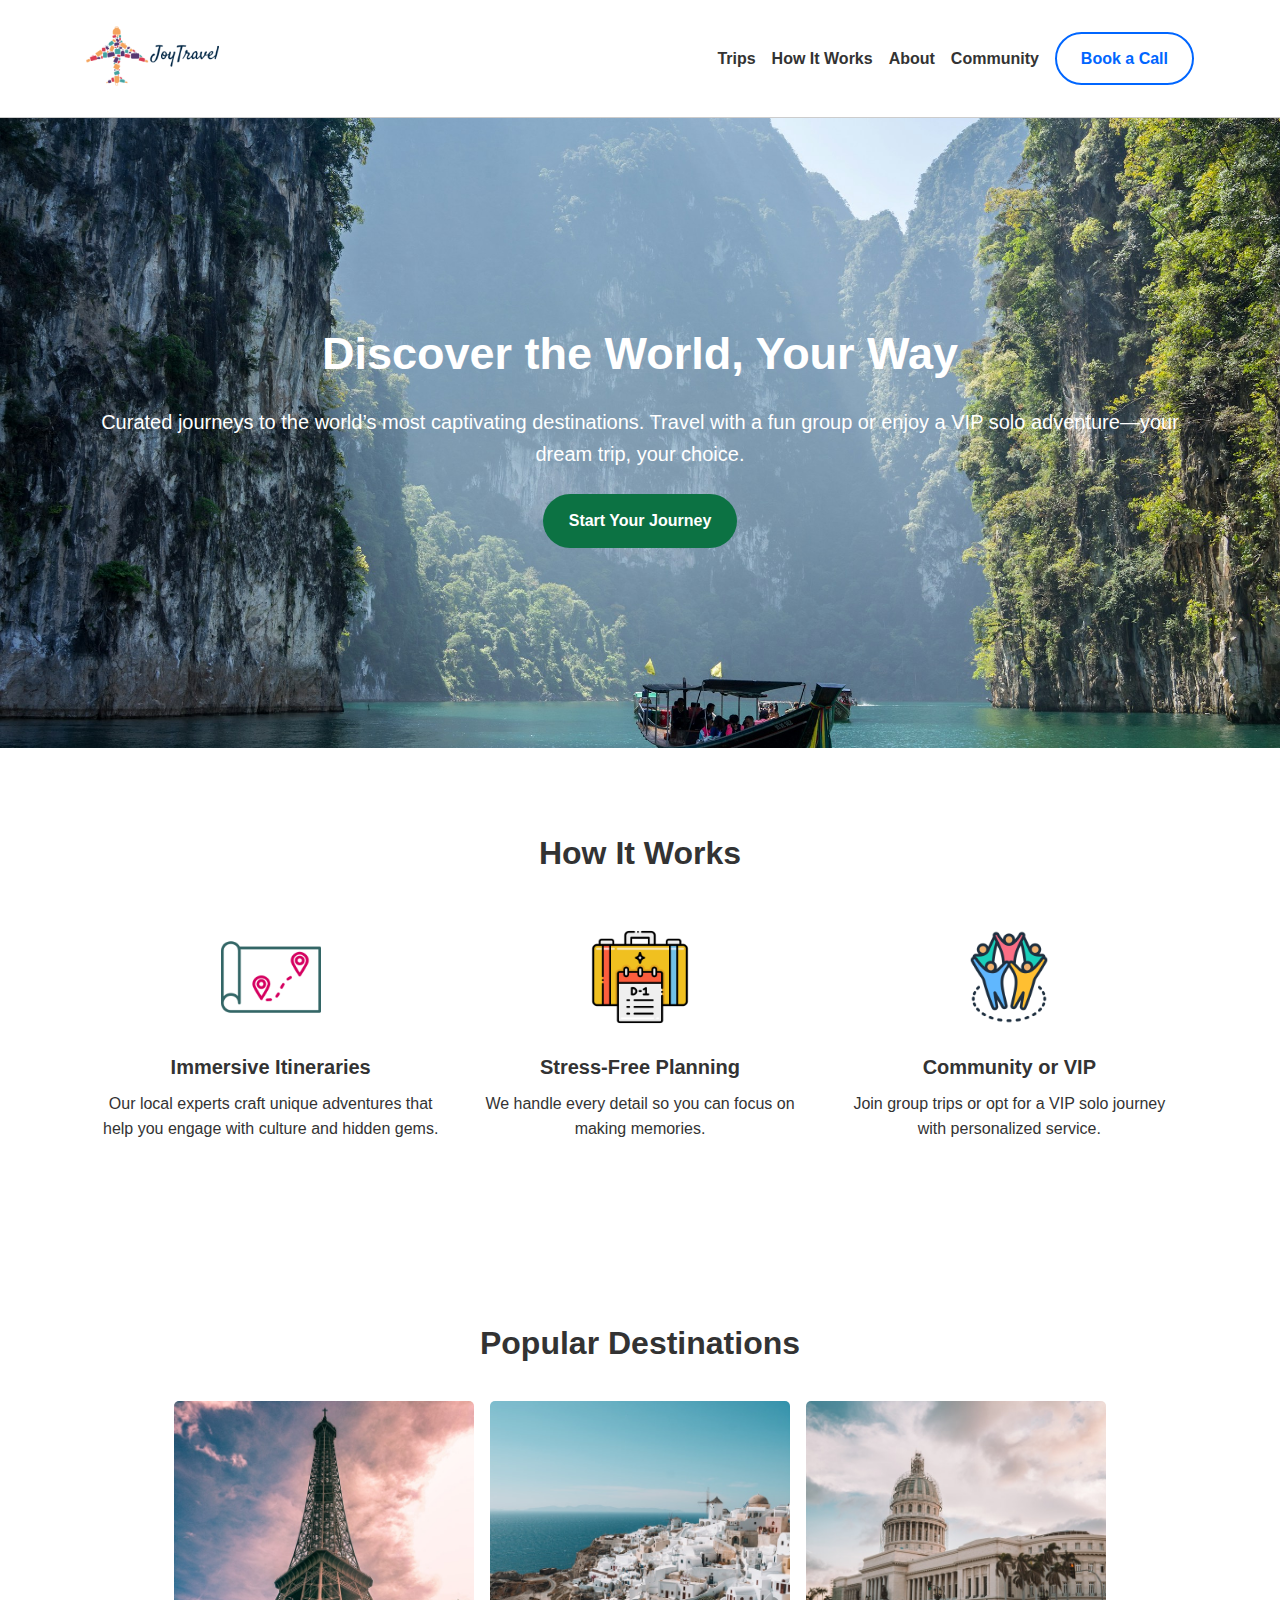
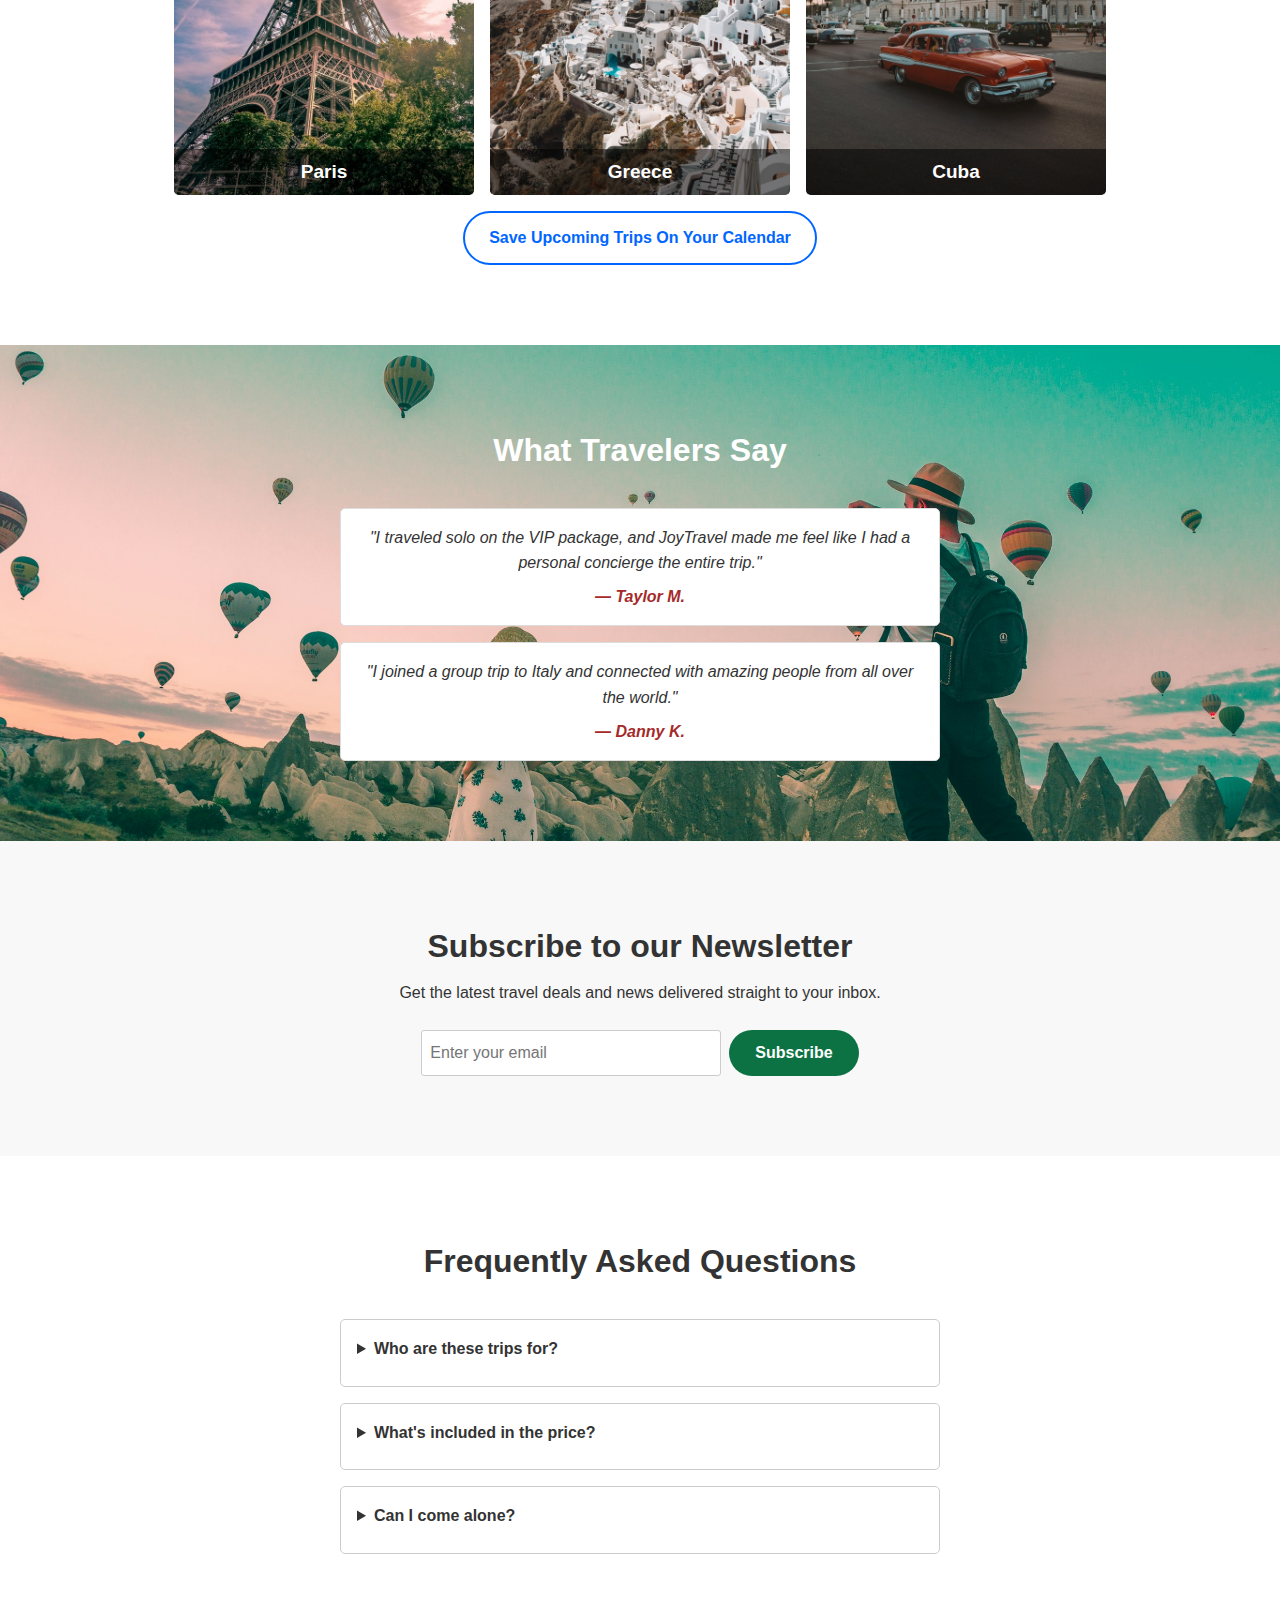
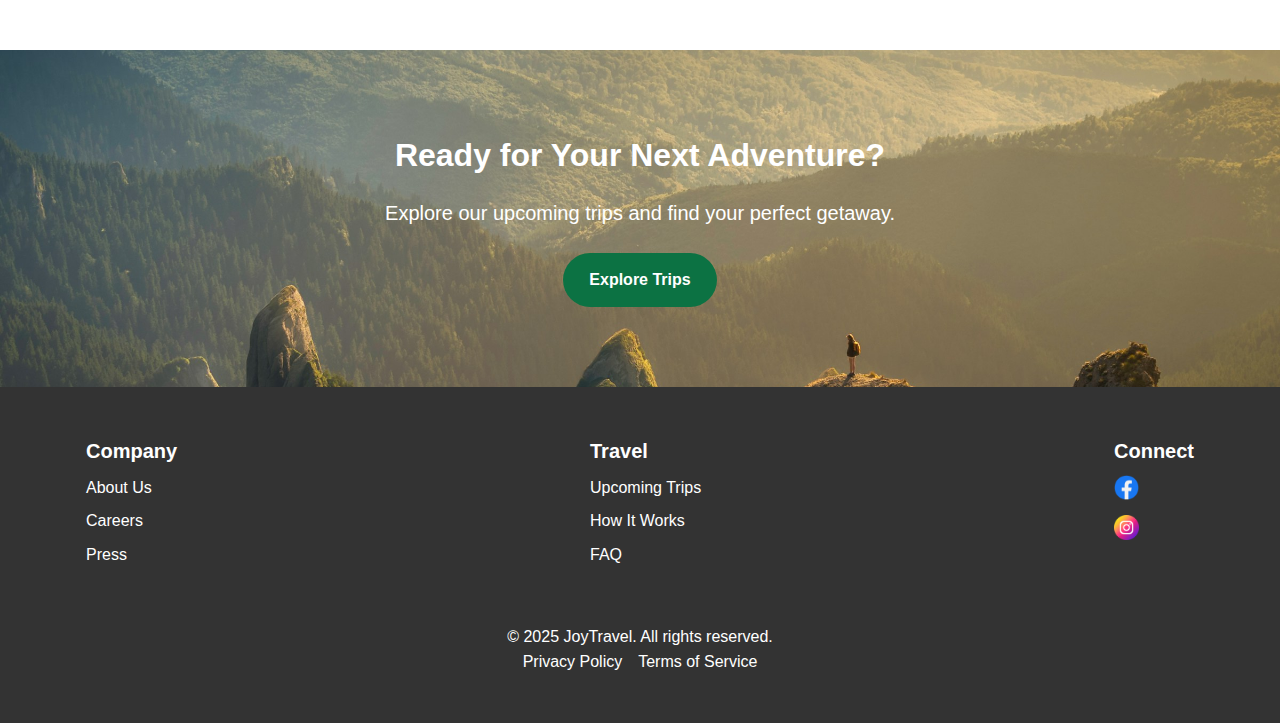
<file: index.html>
<!-- Ken Salo 
665383733 -->
<!DOCTYPE html>
<html lang="en">
<head>
  <meta charset="UTF-8">
  <meta name="viewport" content="width=device-width, initial-scale=1.0">
  <title>JoyTravel</title>
  <link rel="stylesheet" href="css/style.css">
</head>
<body>
  <!-- Header Block -->
  <header class="header">
    <div class="header__container container">
      <a href="#" class="header__logo"><img src="img/logo.png" height="80" alt="logo"></a>
      <button class="header__menu-toggle" aria-label="Toggle menu">&#9776;</button>
      <nav class="header__nav">
        <ul class="header__nav-list">
          <li class="header__nav-item"><a href="#" class="header__nav-link">Trips</a></li>
          <li class="header__nav-item"><a href="#" class="header__nav-link">How It Works</a></li>
          <li class="header__nav-item"><a href="about.html" class="header__nav-link">About</a></li>
          <li class="header__nav-item"><a href="#" class="header__nav-link">Community</a></li>
          <li class="header__nav-item">
            <a href="#" class="header__nav-link header__nav-link--button btn btn--secondary">Book a Call</a>
          </li>
        </ul>
      </nav>
    </div>
  </header>

  <!-- Hero Block -->
  <section class="hero">
    <div class="hero__container container">
      <h2 class="hero__headline">Discover the World, Your Way</h2>
      <p class="hero__tagline">
        Curated journeys to the world’s most captivating destinations. Travel with a fun group or enjoy a VIP solo adventure—your dream trip, your choice.
      </p>
      <a href="#" class="hero__cta btn btn--primary">Start Your Journey</a>
    </div>
  </section>

  <!-- How It Works Block -->
  <section class="how-it-works">
    <div class="how-it-works__container container">
      <h2 class="how-it-works__title">How It Works</h2>
      <div class="how-it-works__steps">
        <div class="how-it-works__step">
          <img src="img/location.png" width="100" alt="Location" class="how-it-works__icon" />
          <h3 class="how-it-works__step-title">Immersive Itineraries</h3>
          <p class="how-it-works__step-text">
            Our local experts craft unique adventures that help you engage with culture and hidden gems.
          </p>
        </div>
        <div class="how-it-works__step">
          <img src="img/itinerary.png" width="100" alt="Planning" class="how-it-works__icon" />
          <h3 class="how-it-works__step-title">Stress-Free Planning</h3>
          <p class="how-it-works__step-text">
            We handle every detail so you can focus on making memories.
          </p>
        </div>
        <div class="how-it-works__step">
          <img src="img/community.png" width="100" alt="Community" class="how-it-works__icon" />
          <h3 class="how-it-works__step-title">Community or VIP</h3>
          <p class="how-it-works__step-text">
            Join group trips or opt for a VIP solo journey with personalized service.
          </p>
        </div>
      </div>
    </div>
  </section>

  <!-- Destinations Block -->
  <section class="destinations">
    <div class="destinations__container container">
      <h2 class="destinations__title">Popular Destinations</h2>
      <div class="destinations__grid">
        <a href="#" class="destinations__card">
          <img src="img/popular-1.jpg" alt="Paris" class="destinations__card-image" />
          <div class="destinations__card-overlay">
            <h3 class="destinations__card-title">Paris</h3>
          </div>
        </a>
        <a href="#" class="destinations__card">
          <img src="img/popular-3.jpg" alt="Greece" class="destinations__card-image" />
          <div class="destinations__card-overlay">
            <h3 class="destinations__card-title">Greece</h3>
          </div>
        </a>
        <a href="#" class="destinations__card">
          <img src="img/popular-7.jpg" alt="Cuba" class="destinations__card-image" />
          <div class="destinations__card-overlay">
            <h3 class="destinations__card-title">Cuba</h3>
          </div>
        </a>
      </div>
      <a href="https://calendar.google.com/" class="destinations__view-all btn btn--secondary">Save Upcoming Trips On Your Calendar</a>
    </div>
  </section>

  <!-- Testimonials Block -->
  <section class="testimonials">
    <div class="testimonials__container container">
      <h2 class="testimonials__title">What Travelers Say</h2>
      <div class="testimonials__list">
        <div class="testimonials__item">
          <blockquote class="testimonials__quote">
            "I traveled solo on the VIP package, and JoyTravel made me feel like I had a personal concierge the entire trip."
          </blockquote>
          <cite class="testimonials__author">— Taylor M.</cite>
        </div>
        <div class="testimonials__item">
          <blockquote class="testimonials__quote">
            "I joined a group trip to Italy and connected with amazing people from all over the world."
          </blockquote>
          <cite class="testimonials__author">— Danny K.</cite>
        </div>
      </div>
    </div>
  </section>

  <!-- Subscribe Block -->
  <section class="subscribe">
    <div class="subscribe__container container">
      <h2 class="subscribe__title">Subscribe to our Newsletter</h2>
      <p class="subscribe__text">Get the latest travel deals and news delivered straight to your inbox.</p>
      <form class="subscribe__form">
        <input type="email" class="subscribe__input" placeholder="Enter your email" required />
        <button type="submit" class="subscribe__btn btn btn--primary">Subscribe</button>
      </form>
    </div>
  </section>

  <!-- FAQ Block -->
  <section class="faq">
    <div class="faq__container container">
      <h2 class="faq__title">Frequently Asked Questions</h2>
      <div class="faq__list">
        <details class="faq__item">
          <summary class="faq__question">Who are these trips for?</summary>
          <p class="faq__answer">
            Our trips are designed for solo travelers, friends, and couples seeking curated group experiences.
          </p>
        </details>
        <details class="faq__item">
          <summary class="faq__question">What's included in the price?</summary>
          <p class="faq__answer">
            Pricing typically covers accommodations, meals, activities, local transport, and a dedicated trip leader.
          </p>
        </details>
        <details class="faq__item">
          <summary class="faq__question">Can I come alone?</summary>
          <p class="faq__answer">
            Absolutely! Many travelers join solo—it’s a great way to meet new people.
          </p>
        </details>
      </div>
    </div>
  </section>

  <!-- CTA Block -->
  <section class="cta">
    <div class="cta__container container">
      <h2 class="cta__title">Ready for Your Next Adventure?</h2>
      <p class="cta__subtitle">Explore our upcoming trips and find your perfect getaway.</p>
      <a href="#" class="cta__btn btn btn--primary">Explore Trips</a>
    </div>
  </section>

  <!-- Footer Block -->
  <footer class="footer">
    <div class="footer__container container">
      <div class="footer__section">
        <h4 class="footer__title">Company</h4>
        <ul class="footer__list">
          <li class="footer__item"><a href="#" class="footer__link">About Us</a></li>
          <li class="footer__item"><a href="#" class="footer__link">Careers</a></li>
          <li class="footer__item"><a href="#" class="footer__link">Press</a></li>
        </ul>
      </div>
      <div class="footer__section">
        <h4 class="footer__title">Travel</h4>
        <ul class="footer__list">
          <li class="footer__item"><a href="#" class="footer__link">Upcoming Trips</a></li>
          <li class="footer__item"><a href="#" class="footer__link">How It Works</a></li>
          <li class="footer__item"><a href="#" class="footer__link">FAQ</a></li>
        </ul>
      </div>
      <div class="footer__section">
        <h4 class="footer__title">Connect</h4>
        <ul class="footer__list footer__list--social">
          <li class="footer__item"><a href="#" class="footer__link"><img src="img/communication.png" height="25" alt="facebook"></a></li>
          <li class="footer__item"><a href="#" class="footer__link"><img src="img/instagram.png" height="25" alt="instagram"></a></li>
        </ul>
      </div>
    </div>
    <div class="footer__bottom container">
      <p>&copy; 2025 JoyTravel. All rights reserved.</p>
      <ul class="footer__legal">
        <li class="footer__legal-item"><a href="#" class="footer__link">Privacy Policy</a></li>
        <li class="footer__legal-item"><a href="#" class="footer__link">Terms of Service</a></li>
      </ul>
    </div>
  </footer>

  <!-- JavaScript for Hamburger Toggle -->
  <script>
    document.addEventListener('DOMContentLoaded', function () {
      const menuToggle = document.querySelector('.header__menu-toggle');
      const nav = document.querySelector('.header__nav');
      menuToggle.addEventListener('click', function () {
        nav.classList.toggle('header__nav--active');
      });
    });
  </script>
</body>
</html>
</file>
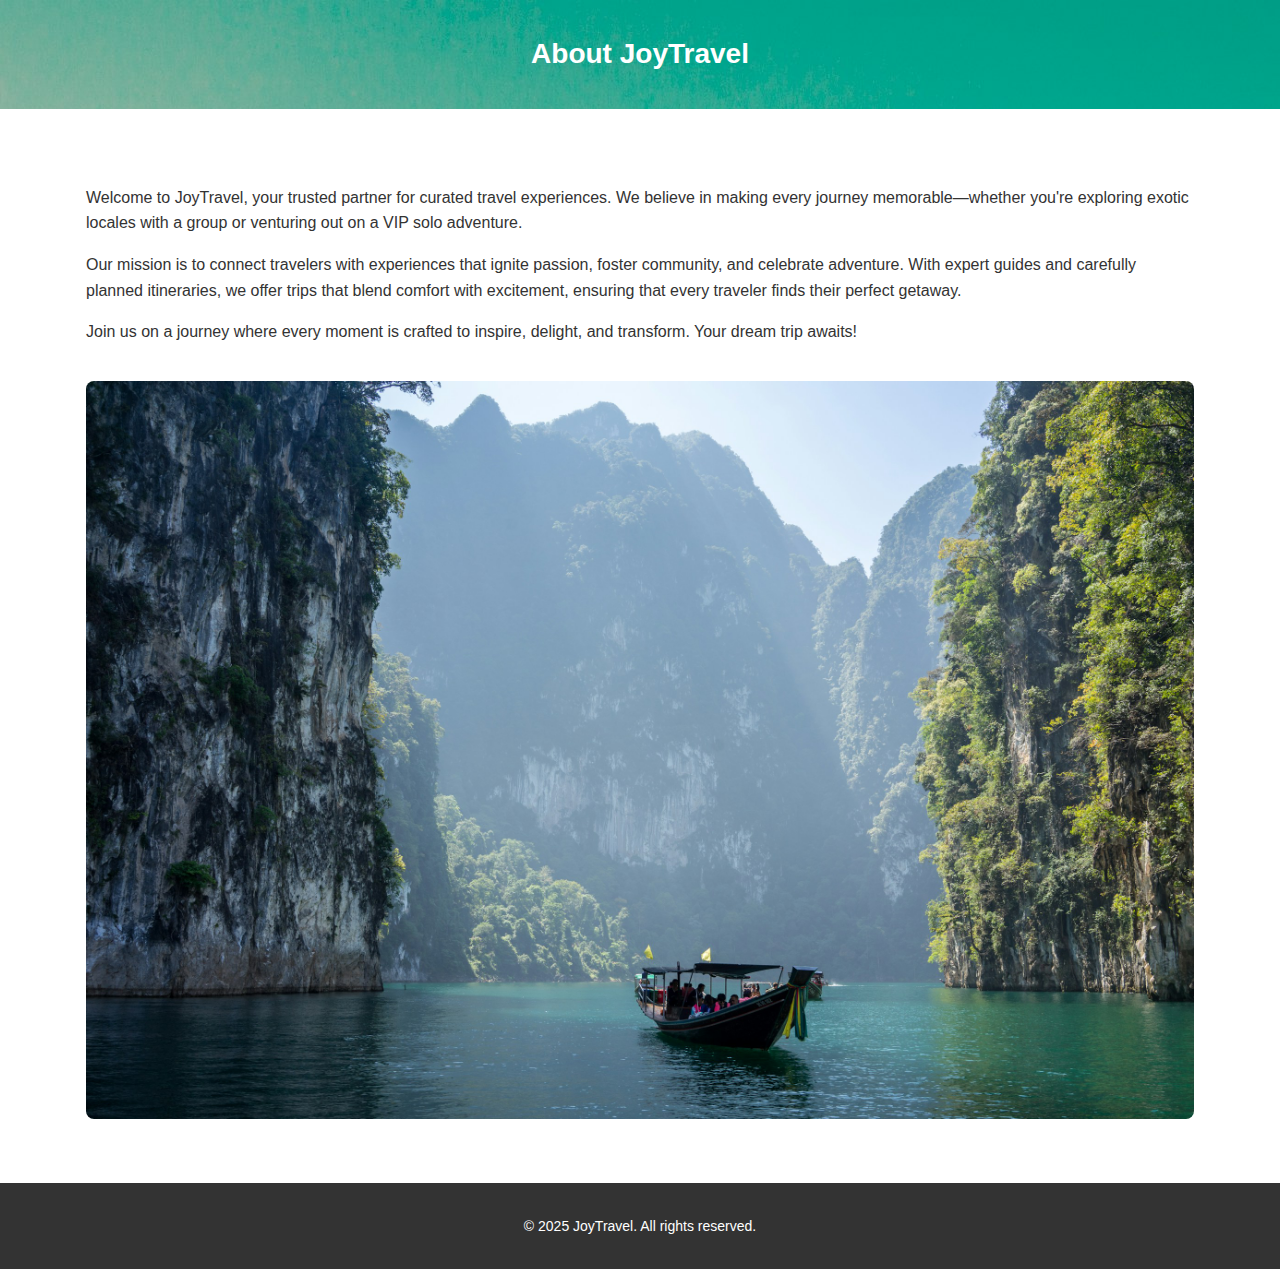
<file: about.html>
<!DOCTYPE html>
<html lang="en">
<head>
  <meta charset="UTF-8">
  <meta name="viewport" content="width=device-width, initial-scale=1.0">
  <title>About Us - JoyTravel</title>
  <style>
    /* Browser settings */
    * {
      margin: 0;
      padding: 0;
      box-sizing: border-box;
    }
    body {
      font-family: Arial, sans-serif;
      line-height: 1.6;
      color: #333;
    }
    .container {
      width: 90%;
      max-width: 1140px;
      margin: 0 auto;
      padding: 16px;
    }
    /* Header Styles */
    .header {
      background: url(/img/mesut-kaya-eOcyhe5-9sQ-unsplash.jpg) darkgreen;
      color: #fff;
      padding: 16px 0;
      text-align: center;
    }
    .header__title {
      font-size: 28px;
      font-weight: bold;
    }
    /* About Section */
    .about {
      padding: 40px 0;
      text-align: center;
    }
    .about__content {
      margin-top: 20px;
      font-size: 16px;
      text-align: left;
    }
    .about__content p {
      margin-bottom: 16px;
    }
    .about__image {
      max-width: 100%;
      height: auto;
      margin-top: 20px;
      border-radius: 8px;
    }
    /* Footer Styles */
    .footer {
      background: #333;
      color: #fff;
      padding: 16px 0;
      text-align: center;
      font-size: 14px;
    }
  </style>
</head>
<body>
  <!-- Header -->
  <header class="header">
    <div class="container">
      <h1 class="header__title">About JoyTravel</h1>
    </div>
  </header>

  <!-- About Section -->
  <section class="about">
    <div class="container">
      <div class="about__content">
        <p>Welcome to JoyTravel, your trusted partner for curated travel experiences. We believe in making every journey memorable—whether you're exploring exotic locales with a group or venturing out on a VIP solo adventure.</p>
        <p>Our mission is to connect travelers with experiences that ignite passion, foster community, and celebrate adventure. With expert guides and carefully planned itineraries, we offer trips that blend comfort with excitement, ensuring that every traveler finds their perfect getaway.</p>
        <p>Join us on a journey where every moment is crafted to inspire, delight, and transform. Your dream trip awaits!</p>
      </div>
      <img src="img/robin-noguier-sydwCr54rf0-unsplash.jpg" alt="About JoyTravel" class="about__image">
    </div>
  </section>

  <!-- Footer -->
  <footer class="footer">
    <div class="container">
      <p>&copy; 2025 JoyTravel. All rights reserved.</p>
    </div>
  </footer>
</body>
</html>
</file>
<file: css/style.css>
/* Ken Salo 
665383733  */
@import url('https://fonts.googleapis.com/css2?family=Nunito+Sans:ital,opsz,wght@0,6..12,200..1000;1,6..12,200..1000&display=swap');

@import url(header.css);
@import url(hero.css);
@import url(how-it-works.css);
@import url(destinations.css);
@import url(testimonials.css);
@import url(subscribe.css);
@import url(faq.css);
@import url(cta.css);
@import url(footer.css);
@import url(button.css);

/* Erases browswer settings */
* {
    margin: 0;
    padding: 0;
    box-sizing: border-box;
  }
  body {
    font-family: "nunito", sans-serif;
    line-height: 1.6;
    color: #333;
  }
  
/* Container */
.container {
    width: 90%;
    max-width: 1140px;
    margin: 0 auto;
    padding: 16px;
  }
  
  /* Media Queries */
@media (max-width: 768px) {
    .header__container {
      flex-direction: row;
      justify-content: space-between;
    }
    .header__menu-toggle {
      display: block;
    }
    .header__nav {
      display: none;
      position: absolute;
      top: 100%;
      left: 0;
      width: 100%;
      background: #fff;
      border-top: 1px solid #ccc;
    }
    .header__nav--active {
      display: block;
    }
    .header__nav-list {
      flex-direction: column;
      align-items: center;
    }
    .how-it-works__steps,
    .destinations__grid {
      flex-direction: column;
      align-items: center;
    }
  }
  
  a:hover{
    color: darkorange;
  }
</file>
